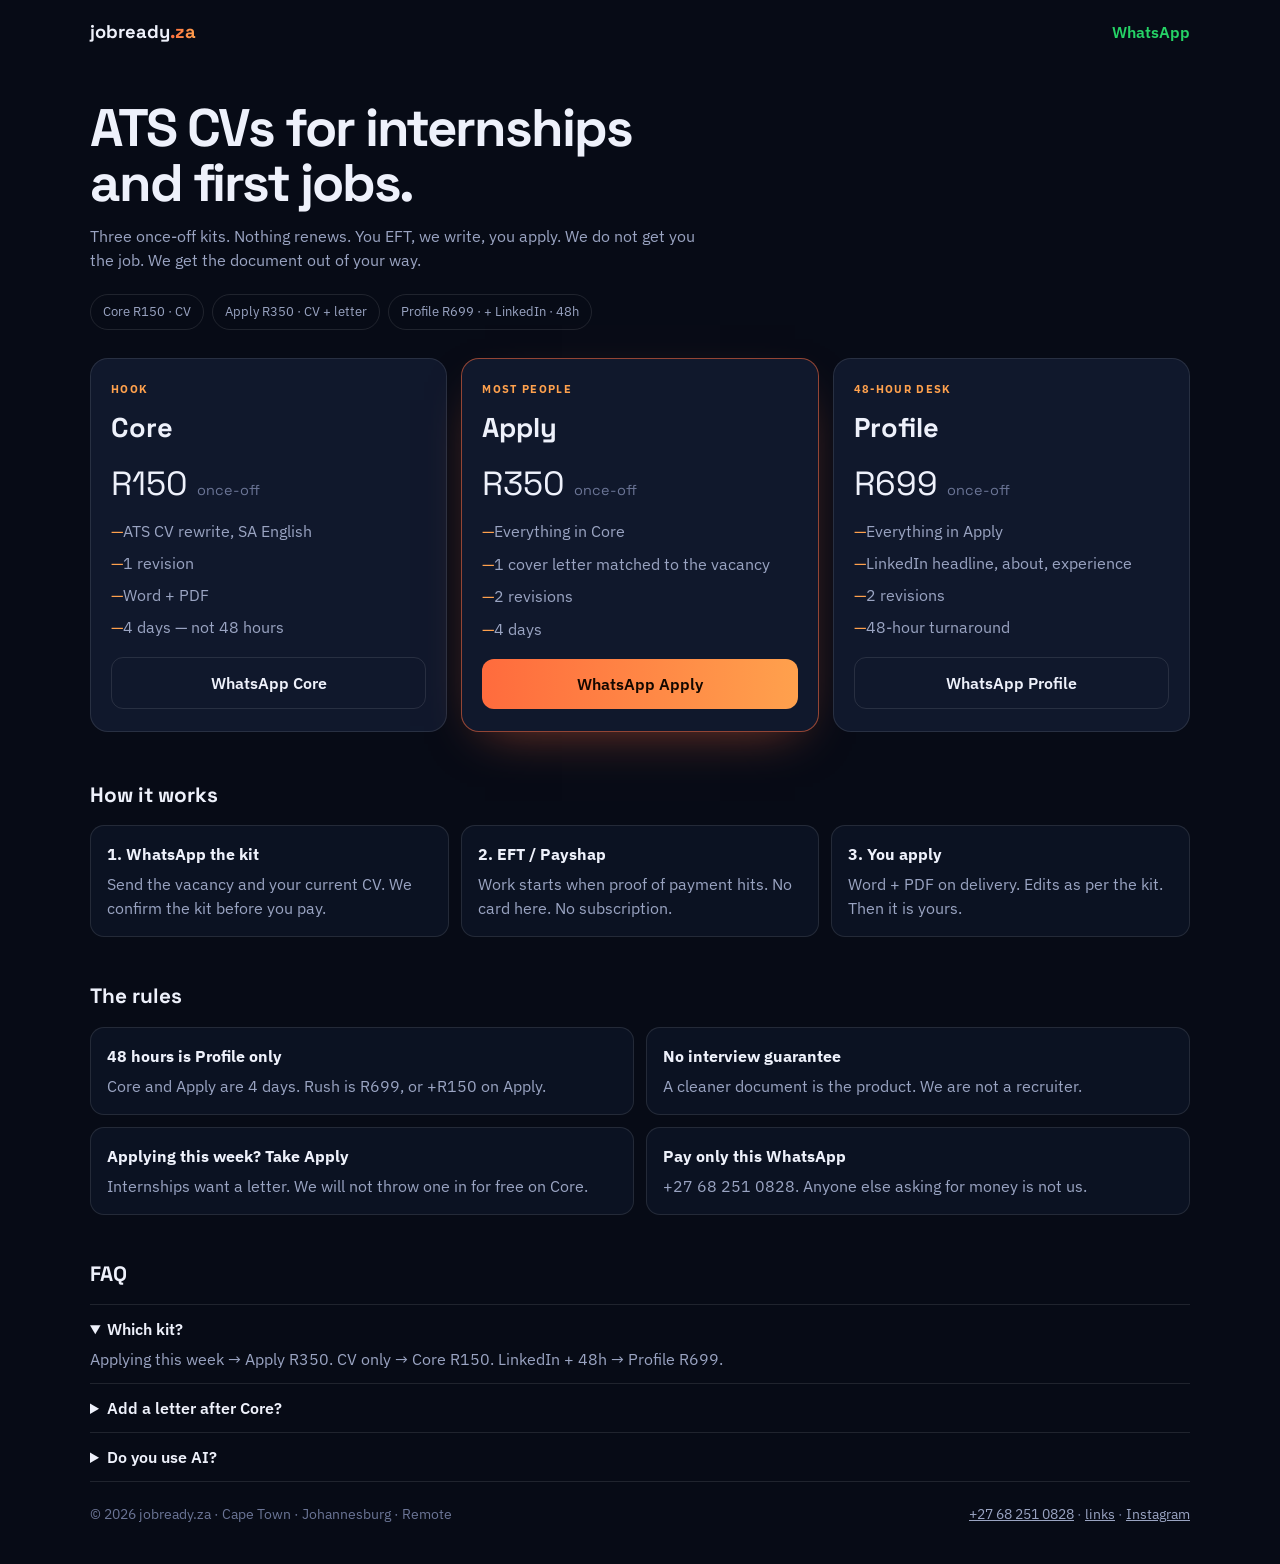
<file: index.html>
<!doctype html>
<html lang="en-ZA">
<head>
<meta charset="utf-8" />
<meta name="viewport" content="width=device-width, initial-scale=1" />
<title>jobready.za — Core R150 · Apply R350 · Profile R699</title>
<meta name="description" content="ATS CVs for internships and first jobs in South Africa. Core R150, Apply R350, Profile R699. Once-off. WhatsApp." />
<meta name="theme-color" content="#070b16" />
<meta property="og:title" content="jobready.za — R150 · R350 · R699 once-off" />
<meta property="og:description" content="CV, cover letter and LinkedIn kits. Pay once on WhatsApp." />
<meta property="og:url" content="https://jobreadycv-za.github.io/" />
<meta property="og:image" content="https://jobreadycv-za.github.io/og.jpg" />
<link rel="canonical" href="https://jobreadycv-za.github.io/" />
<link rel="icon" type="image/svg+xml" href="/favicon.svg" />
<link rel="preconnect" href="https://fonts.googleapis.com" />
<link rel="preconnect" href="https://fonts.gstatic.com" crossorigin />
<link rel="stylesheet" href="https://fonts.googleapis.com/css2?family=IBM+Plex+Sans:wght@400;500;600&family=Space+Grotesk:wght@600;700&display=swap" />
<style>
:root{--bg:#070b16;--card:#10182c;--line:rgba(255,255,255,.1);--text:#eef1fb;--muted:#9aa4c2;--dim:#6b7596;--amber:#ffa14d;--green:#25d366;--grad:linear-gradient(92deg,#ff6b3d,#ffa14d)}
*{box-sizing:border-box;margin:0;padding:0}
body{font-family:"IBM Plex Sans",system-ui,sans-serif;background:var(--bg);color:var(--text);line-height:1.5}
.wrap{width:min(1100px,calc(100% - 32px));margin:0 auto}
header{display:flex;align-items:center;justify-content:space-between;padding:18px 0}
.logo{font-family:"Space Grotesk",sans-serif;font-weight:700;font-size:1.15rem;text-decoration:none;color:inherit}
.logo span{background:var(--grad);-webkit-background-clip:text;background-clip:text;color:transparent}
.wa{color:var(--green);text-decoration:none;font-weight:600}
h1{font-family:"Space Grotesk",sans-serif;font-size:clamp(2rem,6vw,3.3rem);letter-spacing:-.04em;line-height:1.05;max-width:16ch;padding:36px 0 0}
.lede{color:var(--muted);max-width:38rem;margin:14px 0 22px}
.pills{display:flex;flex-wrap:wrap;gap:8px;margin-bottom:28px}
.pill{border:1px solid var(--line);border-radius:999px;padding:7px 12px;color:var(--muted);font-size:.82rem}
.kits{display:grid;gap:14px;padding-bottom:40px}
@media(min-width:860px){.kits{grid-template-columns:repeat(3,1fr)}}
.kit{background:var(--card);border:1px solid var(--line);border-radius:18px;padding:22px 20px;display:flex;flex-direction:column;gap:10px}
.kit.feat{border-color:rgba(255,107,61,.55);box-shadow:0 18px 50px -24px rgba(255,107,61,.55)}
.eye{font-size:.7rem;font-weight:700;letter-spacing:.12em;text-transform:uppercase;color:var(--amber)}
.kit h2{font-family:"Space Grotesk",sans-serif;font-size:1.7rem}
.price{font-family:"Space Grotesk",sans-serif;font-size:2.1rem}
.price small{font-size:.9rem;color:var(--dim)}
.kit ul{list-style:none;color:var(--muted);display:grid;gap:8px;flex:1}
.kit li::before{content:"\2014 ";color:var(--amber)}
.btn{display:block;text-align:center;text-decoration:none;font-weight:600;border-radius:12px;padding:13px;margin-top:8px}
.btn.on{background:var(--grad);color:#140800}
.btn.off{border:1px solid var(--line);color:var(--text)}
h3{font-family:"Space Grotesk",sans-serif;font-size:1.3rem;margin:8px 0 14px}
.grid{display:grid;gap:12px;padding-bottom:36px}
@media(min-width:720px){.grid.three{grid-template-columns:repeat(3,1fr)}.grid.two{grid-template-columns:repeat(2,1fr)}}
.box{border:1px solid var(--line);border-radius:14px;padding:16px;background:rgba(16,24,44,.6)}
.box p,.faq p{color:var(--muted);margin-top:6px}
details{border-top:1px solid var(--line);padding:12px 0}
summary{cursor:pointer;font-weight:600}
footer{border-top:1px solid var(--line);padding:22px 0 40px;color:var(--dim);font-size:.85rem;display:flex;flex-wrap:wrap;gap:10px 18px;justify-content:space-between}
footer a{color:var(--muted)}
</style>
</head>
<body>
<div class="wrap">
<header>
  <a class="logo" href="/">jobready<span>.za</span></a>
  <a class="wa" href="https://wa.me/27682510828?text=Hi%20%E2%80%94%20Apply%20R350%2C%20CV%20%2B%20cover%20letter">WhatsApp</a>
</header>
<h1>ATS CVs for internships and first jobs.</h1>
<p class="lede">Three once-off kits. Nothing renews. You EFT, we write, you apply. We do not get you the job. We get the document out of your way.</p>
<div class="pills">
  <span class="pill">Core R150 · CV</span>
  <span class="pill">Apply R350 · CV + letter</span>
  <span class="pill">Profile R699 · + LinkedIn · 48h</span>
</div>
<section class="kits" id="product">
  <article class="kit">
    <div class="eye">Hook</div>
    <h2>Core</h2>
    <div class="price">R150 <small>once-off</small></div>
    <ul>
      <li>ATS CV rewrite, SA English</li>
      <li>1 revision</li>
      <li>Word + PDF</li>
      <li>4 days — not 48 hours</li>
    </ul>
    <a class="btn off" href="https://wa.me/27682510828?text=Hi%20%E2%80%94%20Core%20R150%2C%20CV%20only">WhatsApp Core</a>
  </article>
  <article class="kit feat">
    <div class="eye">Most people</div>
    <h2>Apply</h2>
    <div class="price">R350 <small>once-off</small></div>
    <ul>
      <li>Everything in Core</li>
      <li>1 cover letter matched to the vacancy</li>
      <li>2 revisions</li>
      <li>4 days</li>
    </ul>
    <a class="btn on" href="https://wa.me/27682510828?text=Hi%20%E2%80%94%20Apply%20R350%2C%20CV%20%2B%20cover%20letter">WhatsApp Apply</a>
  </article>
  <article class="kit">
    <div class="eye">48-hour desk</div>
    <h2>Profile</h2>
    <div class="price">R699 <small>once-off</small></div>
    <ul>
      <li>Everything in Apply</li>
      <li>LinkedIn headline, about, experience</li>
      <li>2 revisions</li>
      <li>48-hour turnaround</li>
    </ul>
    <a class="btn off" href="https://wa.me/27682510828?text=Hi%20%E2%80%94%20Profile%20R699%2C%20CV%20%2B%20letter%20%2B%20LinkedIn%2C%2048h">WhatsApp Profile</a>
  </article>
</section>
<h3>How it works</h3>
<div class="grid three">
  <div class="box"><b>1. WhatsApp the kit</b><p>Send the vacancy and your current CV. We confirm the kit before you pay.</p></div>
  <div class="box"><b>2. EFT / Payshap</b><p>Work starts when proof of payment hits. No card here. No subscription.</p></div>
  <div class="box"><b>3. You apply</b><p>Word + PDF on delivery. Edits as per the kit. Then it is yours.</p></div>
</div>
<h3>The rules</h3>
<div class="grid two">
  <div class="box"><b>48 hours is Profile only</b><p>Core and Apply are 4 days. Rush is R699, or +R150 on Apply.</p></div>
  <div class="box"><b>No interview guarantee</b><p>A cleaner document is the product. We are not a recruiter.</p></div>
  <div class="box"><b>Applying this week? Take Apply</b><p>Internships want a letter. We will not throw one in for free on Core.</p></div>
  <div class="box"><b>Pay only this WhatsApp</b><p>+27 68 251 0828. Anyone else asking for money is not us.</p></div>
</div>
<h3>FAQ</h3>
<div class="faq">
<details open><summary>Which kit?</summary><p>Applying this week → Apply R350. CV only → Core R150. LinkedIn + 48h → Profile R699.</p></details>
<details><summary>Add a letter after Core?</summary><p>R200 extra (the gap to Apply). LinkedIn after that is R349 more, or take Profile next time.</p></details>
<details><summary>Do you use AI?</summary><p>As a draft tool, then a human pass. We do not invent jobs, marks, or titles.</p></details>
</div>
<footer>
  <p>© 2026 jobready.za · Cape Town · Johannesburg · Remote</p>
  <p><a href="https://wa.me/27682510828">+27 68 251 0828</a> · <a href="/linktree/">links</a> · <a href="https://www.instagram.com/jobreadycv_za/">Instagram</a></p>
</footer>
</div>
</body>
</html>
</file>
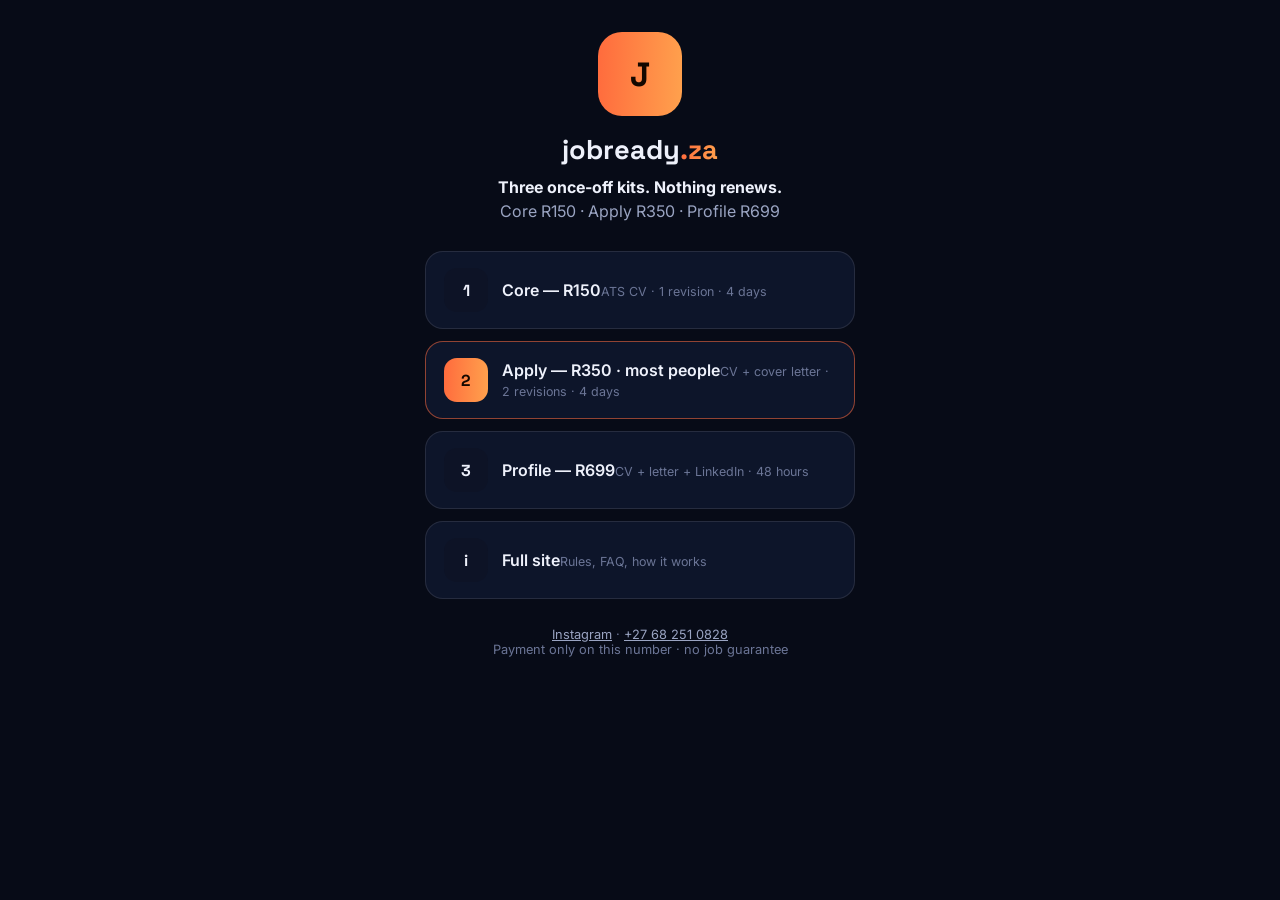
<file: linktree/index.html>
<!doctype html>
<html lang="en-ZA">
<head>
<meta charset="UTF-8" />
<meta name="viewport" content="width=device-width, initial-scale=1.0" />
<title>jobready.za — R150 · R350 · R699</title>
<meta name="theme-color" content="#070b17" />
<link rel="icon" href="/favicon.svg" />
<link rel="preconnect" href="https://fonts.googleapis.com" />
<link rel="preconnect" href="https://fonts.gstatic.com" crossorigin />
<link href="https://fonts.googleapis.com/css2?family=Space+Grotesk:wght@700&family=Inter:wght@400;600&display=swap" rel="stylesheet" />
<style>
:root{--bg:#070b17;--card:rgba(17,26,51,.72);--line:rgba(255,255,255,.1);--text:#eef1fb;--muted:#9aa4c2;--dim:#6b7596;--grad:linear-gradient(92deg,#ff6b3d,#ffa14d)}
*{margin:0;padding:0;box-sizing:border-box}
body{font-family:Inter,system-ui,sans-serif;background:var(--bg);color:var(--text);min-height:100vh;display:flex;justify-content:center;padding:32px 18px}
.page{width:100%;max-width:430px;text-align:center}
.avatar{width:84px;height:84px;border-radius:24px;margin:0 auto 16px;background:var(--grad);display:grid;place-items:center;font-family:"Space Grotesk",sans-serif;font-weight:700;font-size:2.1rem;color:#140800}
h1{font-family:"Space Grotesk",sans-serif;font-size:1.7rem}
h1 span{background:var(--grad);-webkit-background-clip:text;background-clip:text;color:transparent}
.tag{color:var(--muted);margin-top:8px;line-height:1.5}
.links{display:grid;gap:12px;margin-top:28px}
.link{display:flex;gap:14px;align-items:center;padding:16px 18px;border:1px solid var(--line);border-radius:18px;background:var(--card);color:var(--text);text-decoration:none;text-align:left}
.link.feat{border-color:rgba(255,107,61,.55)}
.ic{flex:0 0 44px;height:44px;border-radius:13px;display:grid;place-items:center;background:#0d1326;font-family:"Space Grotesk",sans-serif;font-weight:700}
.link.feat .ic{background:var(--grad);color:#140800}
.t{font-weight:600}
.s{color:var(--dim);font-size:.78rem;margin-top:2px}
.foot{margin-top:28px;color:var(--dim);font-size:.8rem}
.foot a{color:var(--muted)}
</style>
</head>
<body>
<main class="page">
  <div class="avatar">J</div>
  <h1>jobready<span>.za</span></h1>
  <p class="tag"><b style="color:#eef1fb">Three once-off kits. Nothing renews.</b><br>Core R150 · Apply R350 · Profile R699</p>
  <nav class="links">
    <a class="link" href="https://wa.me/27682510828?text=Hi%20%E2%80%94%20Core%20R150%2C%20CV%20only"><span class="ic">1</span><span><span class="t">Core — R150</span><span class="s">ATS CV · 1 revision · 4 days</span></span></a>
    <a class="link feat" href="https://wa.me/27682510828?text=Hi%20%E2%80%94%20Apply%20R350%2C%20CV%20%2B%20cover%20letter"><span class="ic">2</span><span><span class="t">Apply — R350 · most people</span><span class="s">CV + cover letter · 2 revisions · 4 days</span></span></a>
    <a class="link" href="https://wa.me/27682510828?text=Hi%20%E2%80%94%20Profile%20R699%2C%20CV%20%2B%20letter%20%2B%20LinkedIn%2C%2048h"><span class="ic">3</span><span><span class="t">Profile — R699</span><span class="s">CV + letter + LinkedIn · 48 hours</span></span></a>
    <a class="link" href="https://jobreadycv-za.github.io/"><span class="ic">i</span><span><span class="t">Full site</span><span class="s">Rules, FAQ, how it works</span></span></a>
  </nav>
  <p class="foot"><a href="https://www.instagram.com/jobreadycv_za/">Instagram</a> · <a href="https://wa.me/27682510828">+27 68 251 0828</a><br>Payment only on this number · no job guarantee</p>
</main>
</body>
</html>
</file>
